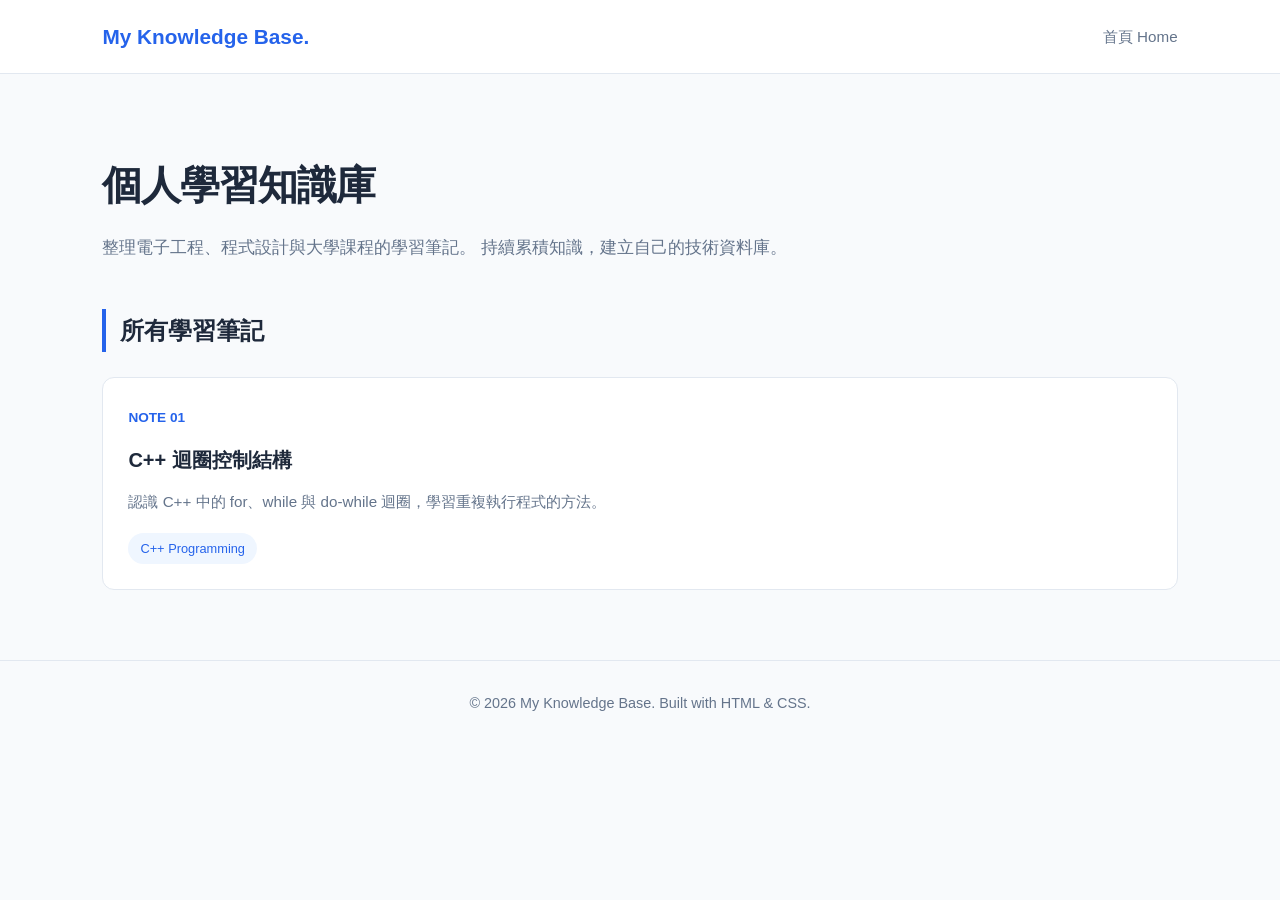
<file: index.html>
<!DOCTYPE html>
<html lang="zh-Hant">
<head>
    <meta charset="UTF-8">
    <meta name="viewport" content="width=device-width, initial-scale=1.0">
    <meta name="description" content="個人電子工程與程式設計學習筆記庫">
    <title>My Knowledge Base | 個人知識庫</title>
    <link rel="stylesheet" href="style.css">
</head>
<body>

    <nav class="navbar">
        <a href="index.html" class="logo">My Knowledge Base.</a>
        <a href="index.html" class="nav-link">首頁 Home</a>
    </nav>

    <main class="container">

        <section class="hero">
            <h1>個人學習知識庫</h1>
            <p>
                整理電子工程、程式設計與大學課程的學習筆記。
                持續累積知識，建立自己的技術資料庫。
            </p>
        </section>

        <section>
            <h2 class="section-title">所有學習筆記</h2>

            <div class="notes-grid">

                <a href="notes/01-cpp-loops.html" class="note-card">
                    <span class="note-number">NOTE 01</span>
                    <h3>C++ 迴圈控制結構</h3>
                    <p>
                        認識 C++ 中的 for、while 與 do-while
                        迴圈，學習重複執行程式的方法。
                    </p>
                    <span class="note-tag">C++ Programming</span>
                </a>

            </div>
        </section>

    </main>

    <footer class="footer">
        <p>© 2026 My Knowledge Base. Built with HTML & CSS.</p>
    </footer>

</body>
</html>
</file>
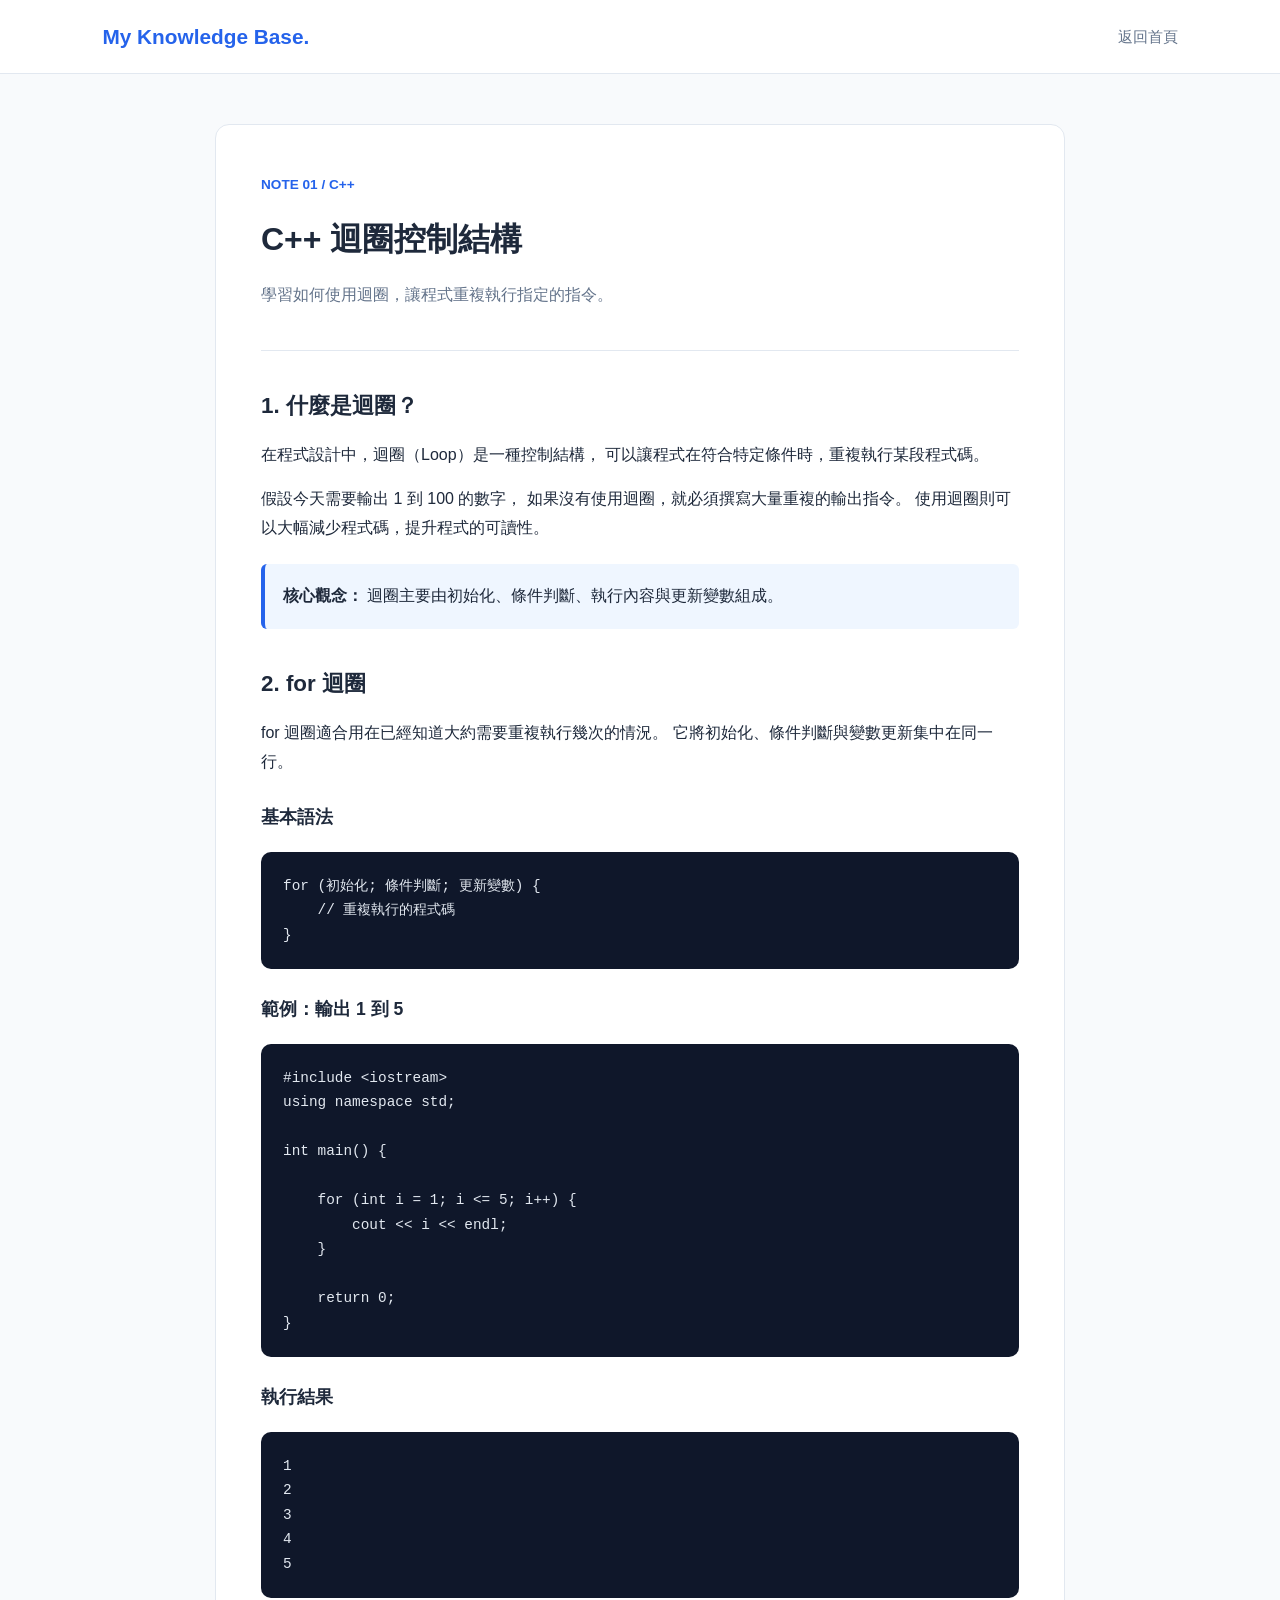
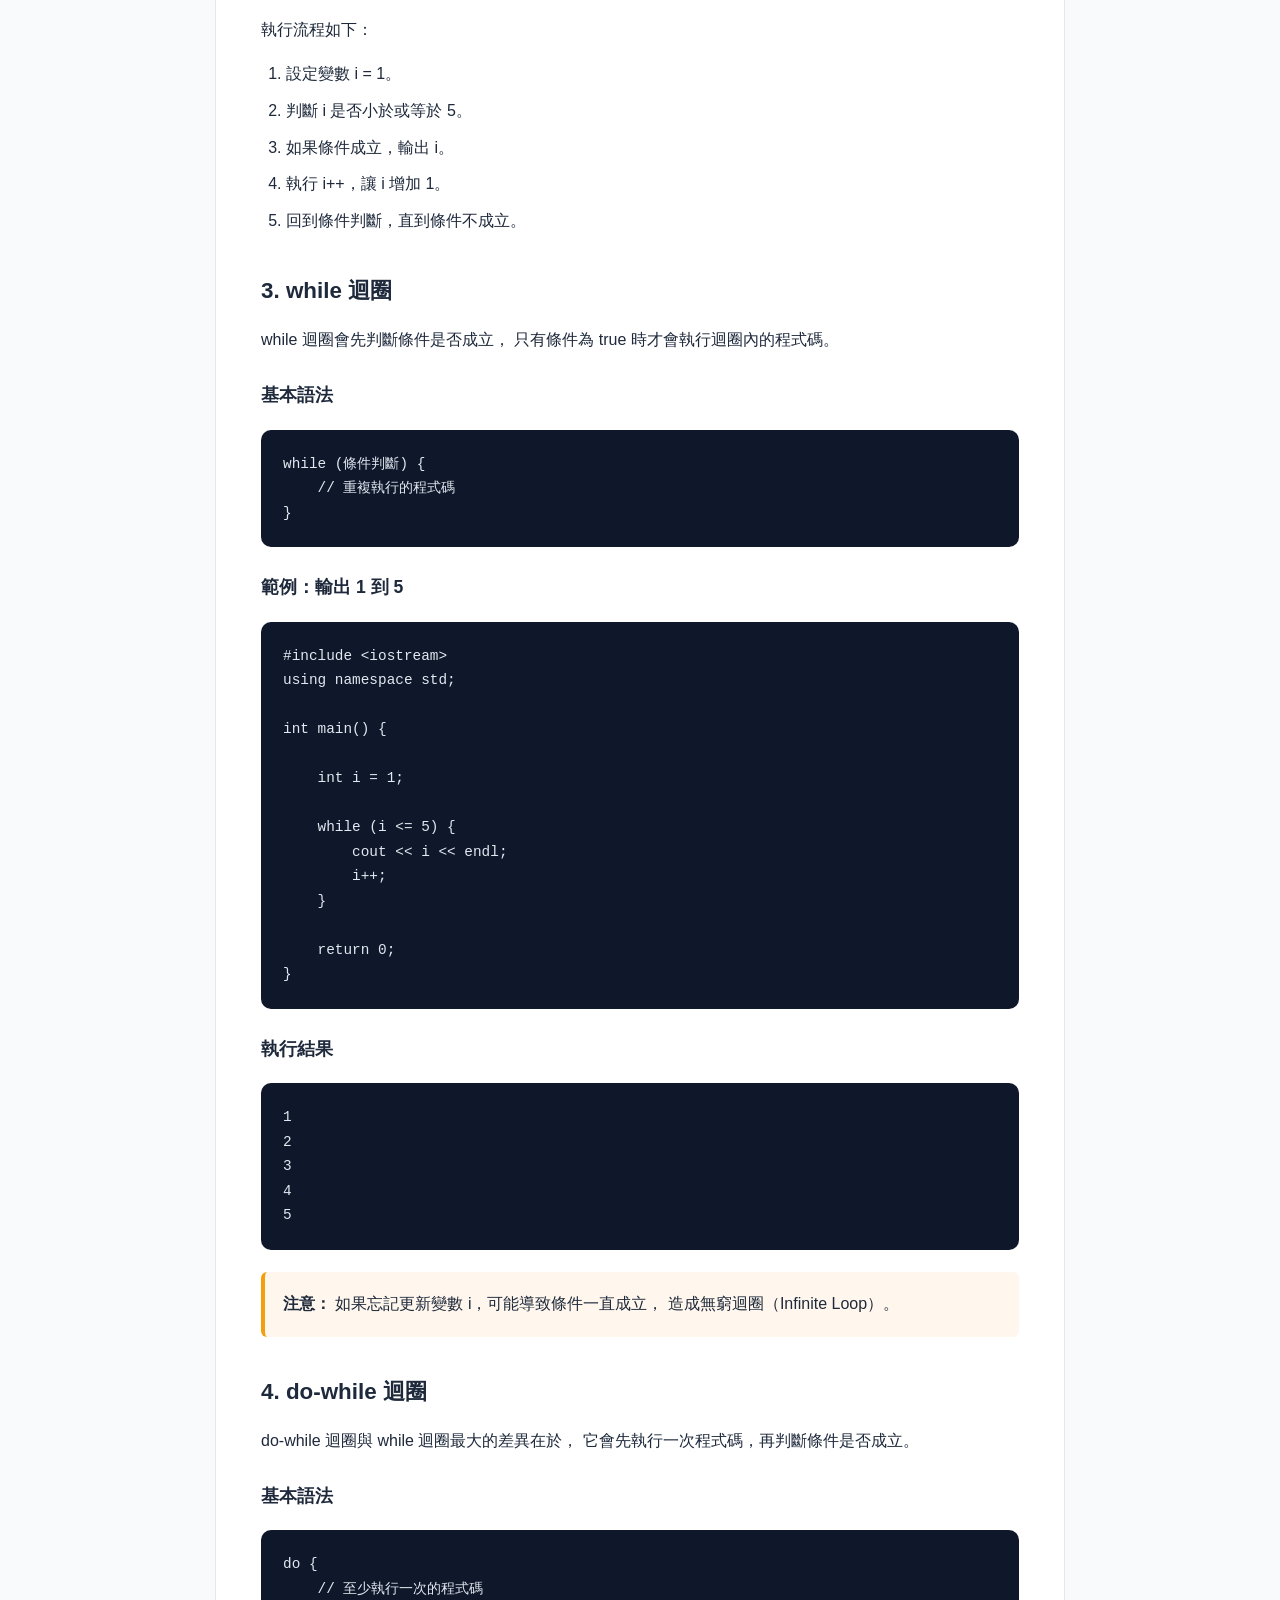
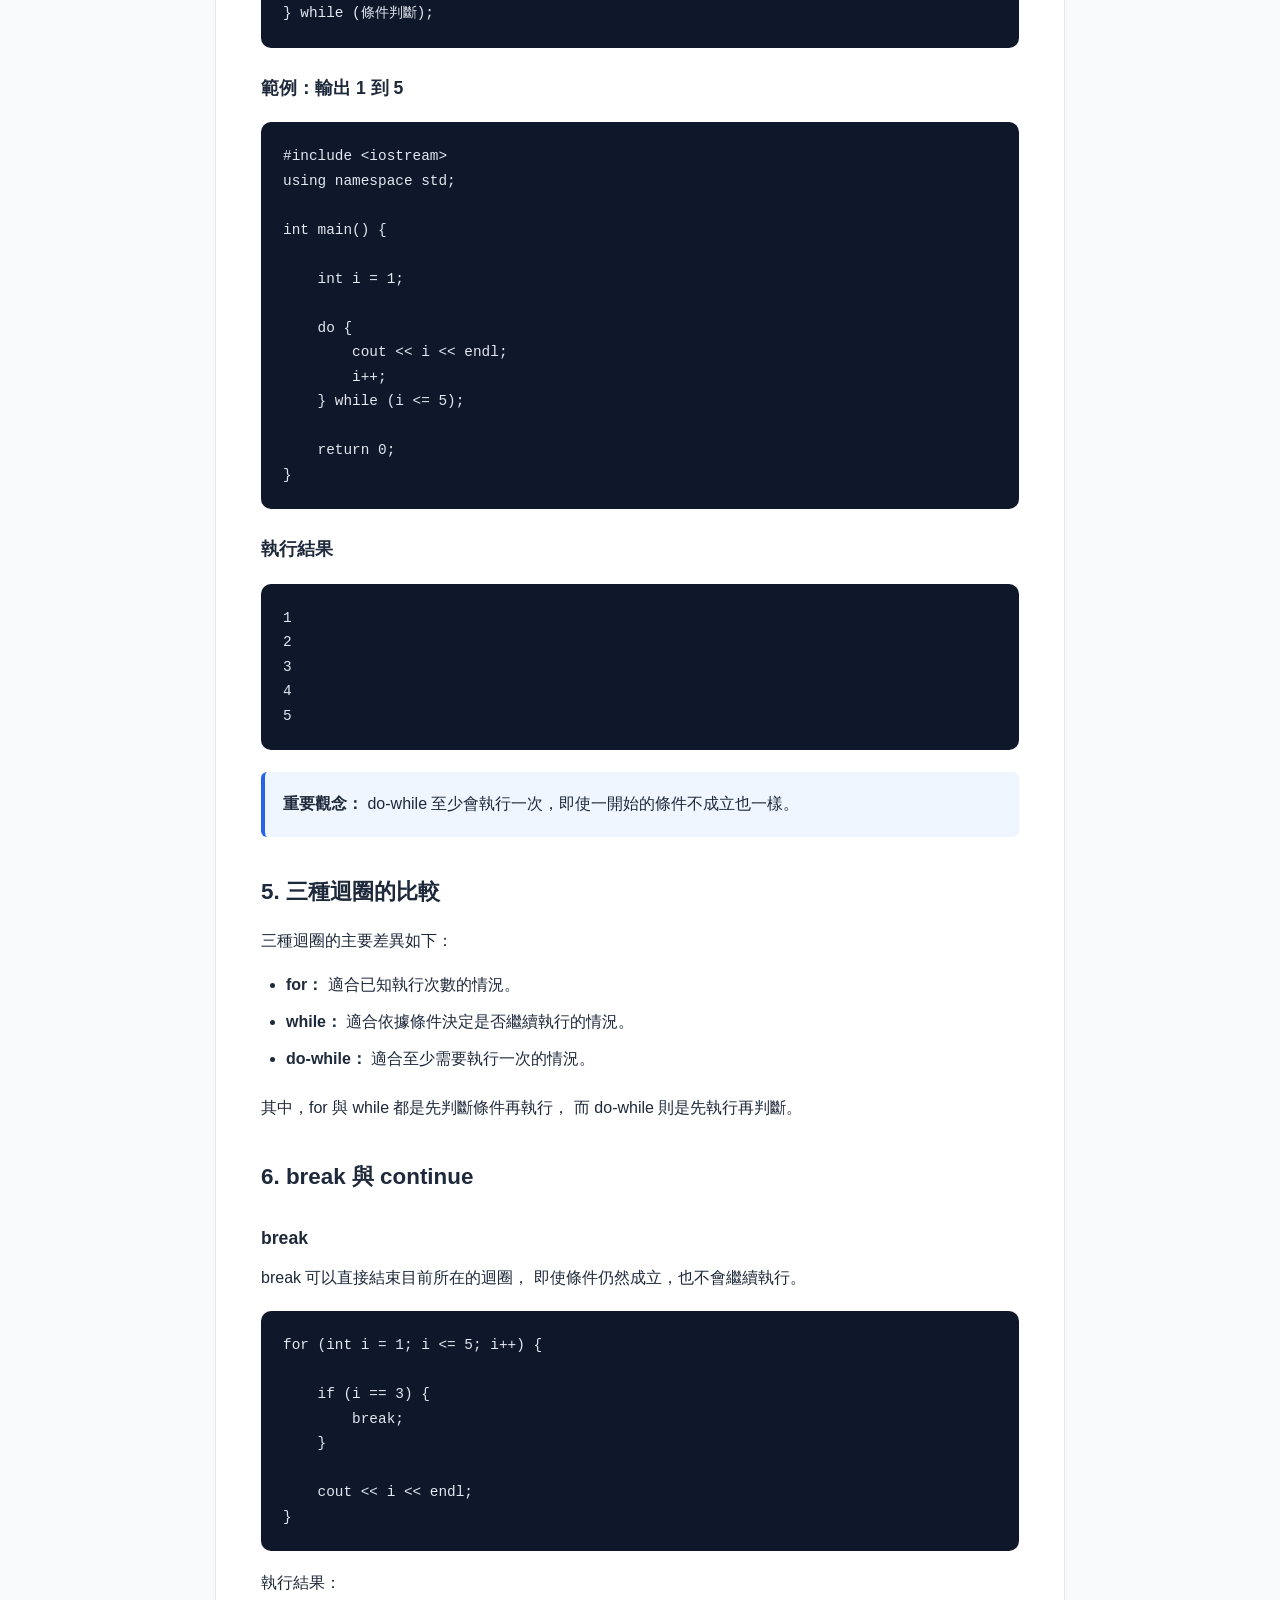
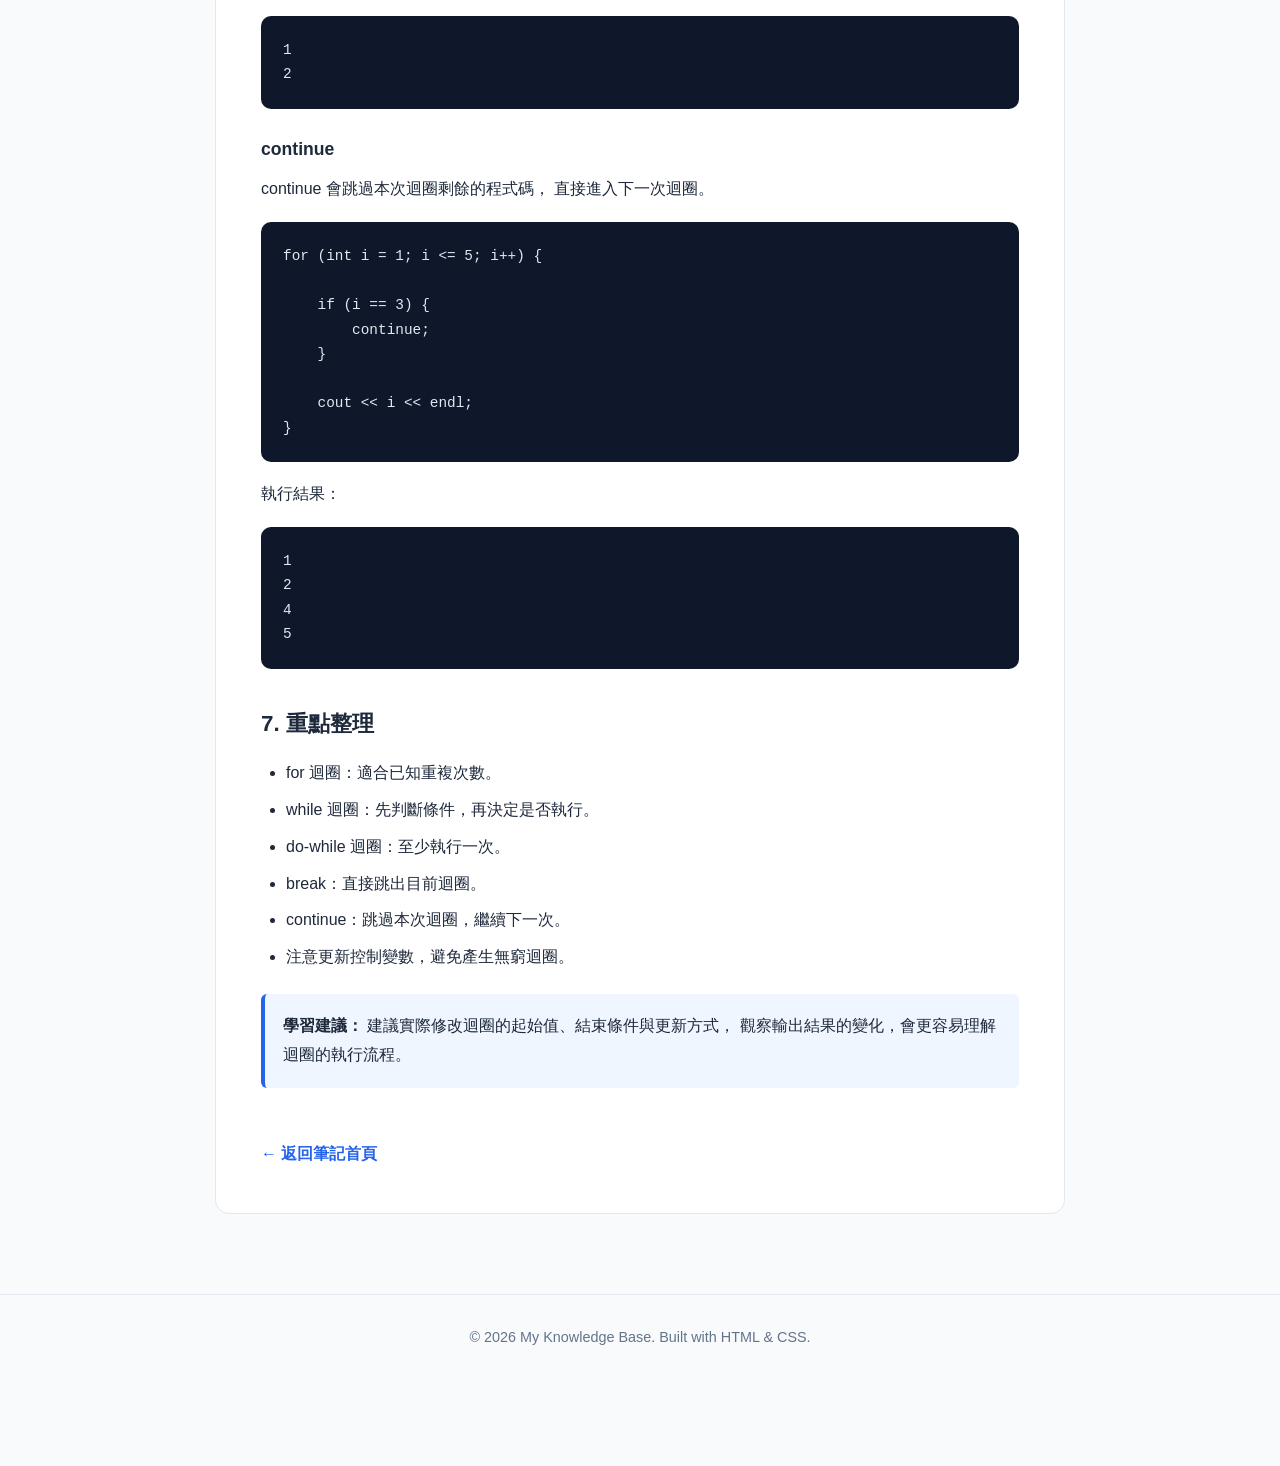
<file: notes/notes-01-cpp-loops.html>
<!DOCTYPE html>
<html lang="zh-Hant">
<head>
    <meta charset="UTF-8">
    <meta name="viewport" content="width=device-width, initial-scale=1.0">
    <meta name="description" content="C++ for、while、do-while 迴圈完整教學">
    <title>C++ 迴圈控制結構 | My Knowledge Base</title>
    <link rel="stylesheet" href="../style.css">
</head>
<body>

    <nav class="navbar">
        <a href="../index.html" class="logo">My Knowledge Base.</a>
        <a href="../index.html" class="nav-link">返回首頁</a>
    </nav>

    <main class="container">

        <article class="article">

            <header class="article-header">
                <span class="note-number">NOTE 01 / C++</span>
                <h1>C++ 迴圈控制結構</h1>
                <p>學習如何使用迴圈，讓程式重複執行指定的指令。</p>
            </header>

            <section>
                <h2>1. 什麼是迴圈？</h2>

                <p>
                    在程式設計中，迴圈（Loop）是一種控制結構，
                    可以讓程式在符合特定條件時，重複執行某段程式碼。
                </p>

                <p>
                    假設今天需要輸出 1 到 100 的數字，
                    如果沒有使用迴圈，就必須撰寫大量重複的輸出指令。
                    使用迴圈則可以大幅減少程式碼，提升程式的可讀性。
                </p>

                <div class="tip-box">
                    <strong>核心觀念：</strong>
                    迴圈主要由初始化、條件判斷、執行內容與更新變數組成。
                </div>
            </section>

            <section>
                <h2>2. for 迴圈</h2>

                <p>
                    for 迴圈適合用在已經知道大約需要重複執行幾次的情況。
                    它將初始化、條件判斷與變數更新集中在同一行。
                </p>

                <h3>基本語法</h3>

                <pre><code>for (初始化; 條件判斷; 更新變數) {
    // 重複執行的程式碼
}</code></pre>

                <h3>範例：輸出 1 到 5</h3>

                <pre><code>#include &lt;iostream&gt;
using namespace std;

int main() {

    for (int i = 1; i &lt;= 5; i++) {
        cout &lt;&lt; i &lt;&lt; endl;
    }

    return 0;
}</code></pre>

                <h3>執行結果</h3>

                <pre><code>1
2
3
4
5</code></pre>

                <p>
                    執行流程如下：
                </p>

                <ol>
                    <li>設定變數 i = 1。</li>
                    <li>判斷 i 是否小於或等於 5。</li>
                    <li>如果條件成立，輸出 i。</li>
                    <li>執行 i++，讓 i 增加 1。</li>
                    <li>回到條件判斷，直到條件不成立。</li>
                </ol>
            </section>

            <section>
                <h2>3. while 迴圈</h2>

                <p>
                    while 迴圈會先判斷條件是否成立，
                    只有條件為 true 時才會執行迴圈內的程式碼。
                </p>

                <h3>基本語法</h3>

                <pre><code>while (條件判斷) {
    // 重複執行的程式碼
}</code></pre>

                <h3>範例：輸出 1 到 5</h3>

                <pre><code>#include &lt;iostream&gt;
using namespace std;

int main() {

    int i = 1;

    while (i &lt;= 5) {
        cout &lt;&lt; i &lt;&lt; endl;
        i++;
    }

    return 0;
}</code></pre>

                <h3>執行結果</h3>

                <pre><code>1
2
3
4
5</code></pre>

                <div class="warning-box">
                    <strong>注意：</strong>
                    如果忘記更新變數 i，可能導致條件一直成立，
                    造成無窮迴圈（Infinite Loop）。
                </div>
            </section>

            <section>
                <h2>4. do-while 迴圈</h2>

                <p>
                    do-while 迴圈與 while 迴圈最大的差異在於，
                    它會先執行一次程式碼，再判斷條件是否成立。
                </p>

                <h3>基本語法</h3>

                <pre><code>do {
    // 至少執行一次的程式碼
} while (條件判斷);</code></pre>

                <h3>範例：輸出 1 到 5</h3>

                <pre><code>#include &lt;iostream&gt;
using namespace std;

int main() {

    int i = 1;

    do {
        cout &lt;&lt; i &lt;&lt; endl;
        i++;
    } while (i &lt;= 5);

    return 0;
}</code></pre>

                <h3>執行結果</h3>

                <pre><code>1
2
3
4
5</code></pre>

                <div class="tip-box">
                    <strong>重要觀念：</strong>
                    do-while 至少會執行一次，即使一開始的條件不成立也一樣。
                </div>
            </section>

            <section>
                <h2>5. 三種迴圈的比較</h2>

                <p>三種迴圈的主要差異如下：</p>

                <ul>
                    <li>
                        <strong>for：</strong>
                        適合已知執行次數的情況。
                    </li>
                    <li>
                        <strong>while：</strong>
                        適合依據條件決定是否繼續執行的情況。
                    </li>
                    <li>
                        <strong>do-while：</strong>
                        適合至少需要執行一次的情況。
                    </li>
                </ul>

                <p>
                    其中，for 與 while 都是先判斷條件再執行，
                    而 do-while 則是先執行再判斷。
                </p>
            </section>

            <section>
                <h2>6. break 與 continue</h2>

                <h3>break</h3>

                <p>
                    break 可以直接結束目前所在的迴圈，
                    即使條件仍然成立，也不會繼續執行。
                </p>

                <pre><code>for (int i = 1; i &lt;= 5; i++) {

    if (i == 3) {
        break;
    }

    cout &lt;&lt; i &lt;&lt; endl;
}</code></pre>

                <p>執行結果：</p>

                <pre><code>1
2</code></pre>

                <h3>continue</h3>

                <p>
                    continue 會跳過本次迴圈剩餘的程式碼，
                    直接進入下一次迴圈。
                </p>

                <pre><code>for (int i = 1; i &lt;= 5; i++) {

    if (i == 3) {
        continue;
    }

    cout &lt;&lt; i &lt;&lt; endl;
}</code></pre>

                <p>執行結果：</p>

                <pre><code>1
2
4
5</code></pre>
            </section>

            <section>
                <h2>7. 重點整理</h2>

                <ul>
                    <li>for 迴圈：適合已知重複次數。</li>
                    <li>while 迴圈：先判斷條件，再決定是否執行。</li>
                    <li>do-while 迴圈：至少執行一次。</li>
                    <li>break：直接跳出目前迴圈。</li>
                    <li>continue：跳過本次迴圈，繼續下一次。</li>
                    <li>注意更新控制變數，避免產生無窮迴圈。</li>
                </ul>

                <div class="tip-box">
                    <strong>學習建議：</strong>
                    建議實際修改迴圈的起始值、結束條件與更新方式，
                    觀察輸出結果的變化，會更容易理解迴圈的執行流程。
                </div>
            </section>

            <a href="../index.html" class="back-link">
                ← 返回筆記首頁
            </a>

        </article>

    </main>

    <footer class="footer">
        <p>© 2026 My Knowledge Base. Built with HTML & CSS.</p>
    </footer>

</body>
</html>
</file>
<file: style.css>
/* 全域設定 */
* {
    margin: 0;
    padding: 0;
    box-sizing: border-box;
}

:root {
    --bg-color: #f8fafc;
    --primary-color: #2563eb;
    --primary-hover: #1d4ed8;
    --text-color: #1e293b;
    --secondary-color: #64748b;
    --card-color: #ffffff;
    --border-color: #e2e8f0;
    --code-bg: #0f172a;
}

body {
    font-family: "Segoe UI", "Noto Sans TC", sans-serif;
    background-color: var(--bg-color);
    color: var(--text-color);
    line-height: 1.8;
}

/* 導覽列 */
.navbar {
    background-color: #ffffff;
    border-bottom: 1px solid var(--border-color);
    padding: 18px 8%;
    display: flex;
    justify-content: space-between;
    align-items: center;
}

.logo {
    color: var(--primary-color);
    font-size: 1.3rem;
    font-weight: 700;
    text-decoration: none;
}

.nav-link {
    color: var(--secondary-color);
    text-decoration: none;
    font-size: 0.95rem;
}

.nav-link:hover {
    color: var(--primary-color);
}

/* 主要容器 */
.container {
    width: 84%;
    max-width: 1100px;
    margin: 0 auto;
}

/* 首頁標題 */
.hero {
    padding: 75px 0 45px;
}

.hero h1 {
    font-size: 2.5rem;
    margin-bottom: 12px;
    letter-spacing: -1px;
}

.hero p {
    color: var(--secondary-color);
    font-size: 1.05rem;
}

/* 區塊標題 */
.section-title {
    font-size: 1.5rem;
    margin-bottom: 25px;
    border-left: 4px solid var(--primary-color);
    padding-left: 14px;
}

/* 筆記卡片 */
.notes-grid {
    display: grid;
    grid-template-columns: repeat(auto-fit, minmax(260px, 1fr));
    gap: 22px;
    margin-bottom: 70px;
}

.note-card {
    background-color: var(--card-color);
    border: 1px solid var(--border-color);
    border-radius: 12px;
    padding: 25px;
    text-decoration: none;
    color: inherit;
    transition: transform 0.2s, box-shadow 0.2s;
}

.note-card:hover {
    transform: translateY(-5px);
    box-shadow: 0 10px 25px rgba(15, 23, 42, 0.08);
    border-color: var(--primary-color);
}

.note-number {
    color: var(--primary-color);
    font-size: 0.85rem;
    font-weight: 700;
}

.note-card h3 {
    margin: 10px 0;
    font-size: 1.25rem;
}

.note-card p {
    color: var(--secondary-color);
    font-size: 0.95rem;
}

.note-tag {
    display: inline-block;
    margin-top: 18px;
    padding: 4px 12px;
    background-color: #eff6ff;
    color: var(--primary-color);
    border-radius: 20px;
    font-size: 0.8rem;
}

/* 筆記文章 */
.article {
    max-width: 850px;
    margin: 50px auto 80px;
    background-color: #ffffff;
    border: 1px solid var(--border-color);
    border-radius: 14px;
    padding: 45px;
}

.article-header {
    margin-bottom: 35px;
    padding-bottom: 25px;
    border-bottom: 1px solid var(--border-color);
}

.article-header h1 {
    font-size: 2rem;
    margin: 12px 0;
}

.article-header p {
    color: var(--secondary-color);
}

.article h2 {
    margin: 35px 0 15px;
    font-size: 1.4rem;
    color: var(--text-color);
}

.article h3 {
    margin: 25px 0 10px;
    font-size: 1.1rem;
}

.article p {
    margin-bottom: 15px;
}

.article ul,
.article ol {
    margin: 10px 0 20px 25px;
}

.article li {
    margin-bottom: 8px;
}

/* 程式碼區塊 */
pre {
    background-color: var(--code-bg);
    color: #e2e8f0;
    padding: 22px;
    border-radius: 10px;
    overflow-x: auto;
    margin: 18px 0;
    font-size: 0.9rem;
    line-height: 1.7;
}

code {
    font-family: Consolas, "Courier New", monospace;
}

.article p code,
.article li code {
    background-color: #eff6ff;
    color: #1d4ed8;
    padding: 2px 6px;
    border-radius: 4px;
}

/* 提示區塊 */
.tip-box {
    background-color: #eff6ff;
    border-left: 4px solid var(--primary-color);
    padding: 18px;
    border-radius: 6px;
    margin: 22px 0;
}

.warning-box {
    background-color: #fff7ed;
    border-left: 4px solid #f59e0b;
    padding: 18px;
    border-radius: 6px;
    margin: 22px 0;
}

/* 返回首頁 */
.back-link {
    display: inline-block;
    margin-top: 30px;
    color: var(--primary-color);
    text-decoration: none;
    font-weight: 600;
}

.back-link:hover {
    color: var(--primary-hover);
}

/* 頁尾 */
.footer {
    text-align: center;
    padding: 30px 15px;
    color: var(--secondary-color);
    border-top: 1px solid var(--border-color);
    font-size: 0.9rem;
}

/* 手機版 */
@media (max-width: 768px) {
    .navbar {
        padding: 15px 5%;
    }

    .container {
        width: 90%;
    }

    .hero {
        padding: 50px 0 35px;
    }

    .hero h1 {
        font-size: 2rem;
    }

    .article {
        margin: 25px auto 50px;
        padding: 25px 18px;
    }

    .article-header h1 {
        font-size: 1.6rem;
    }
}
</file>
